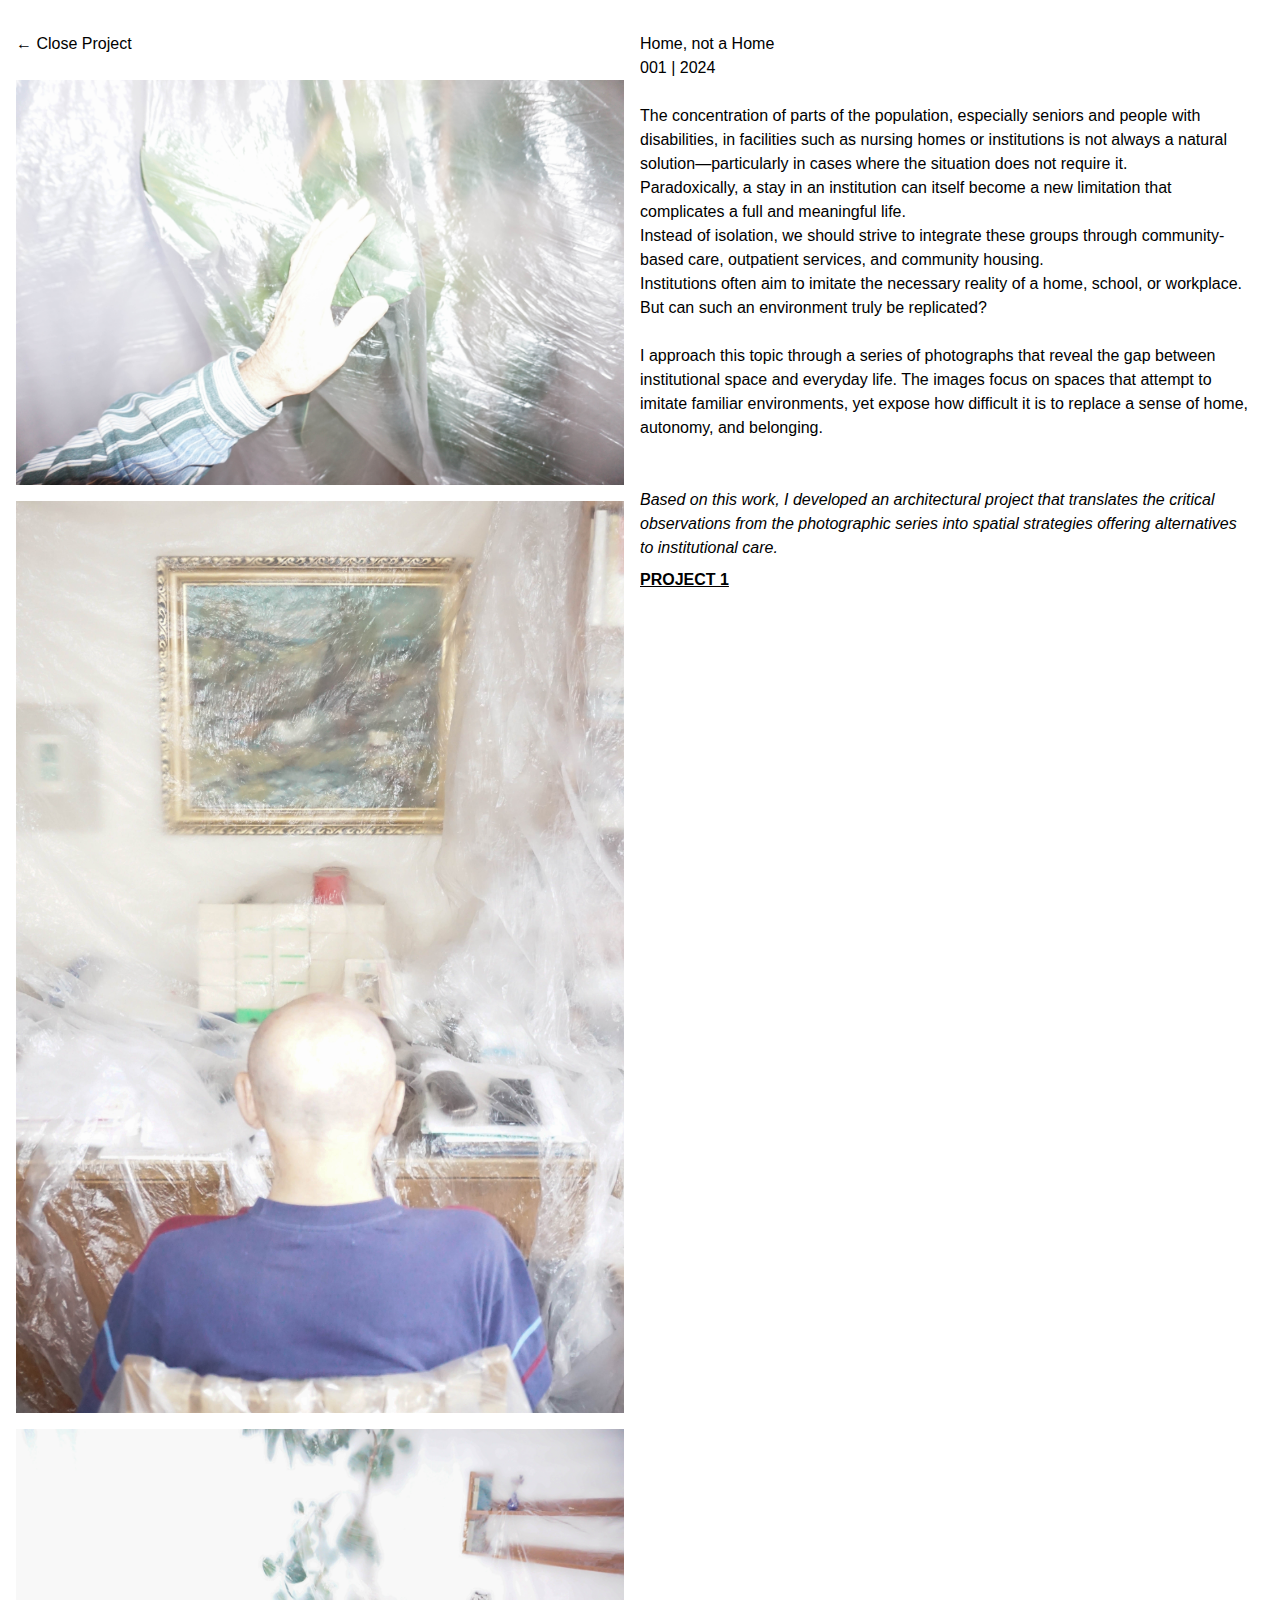
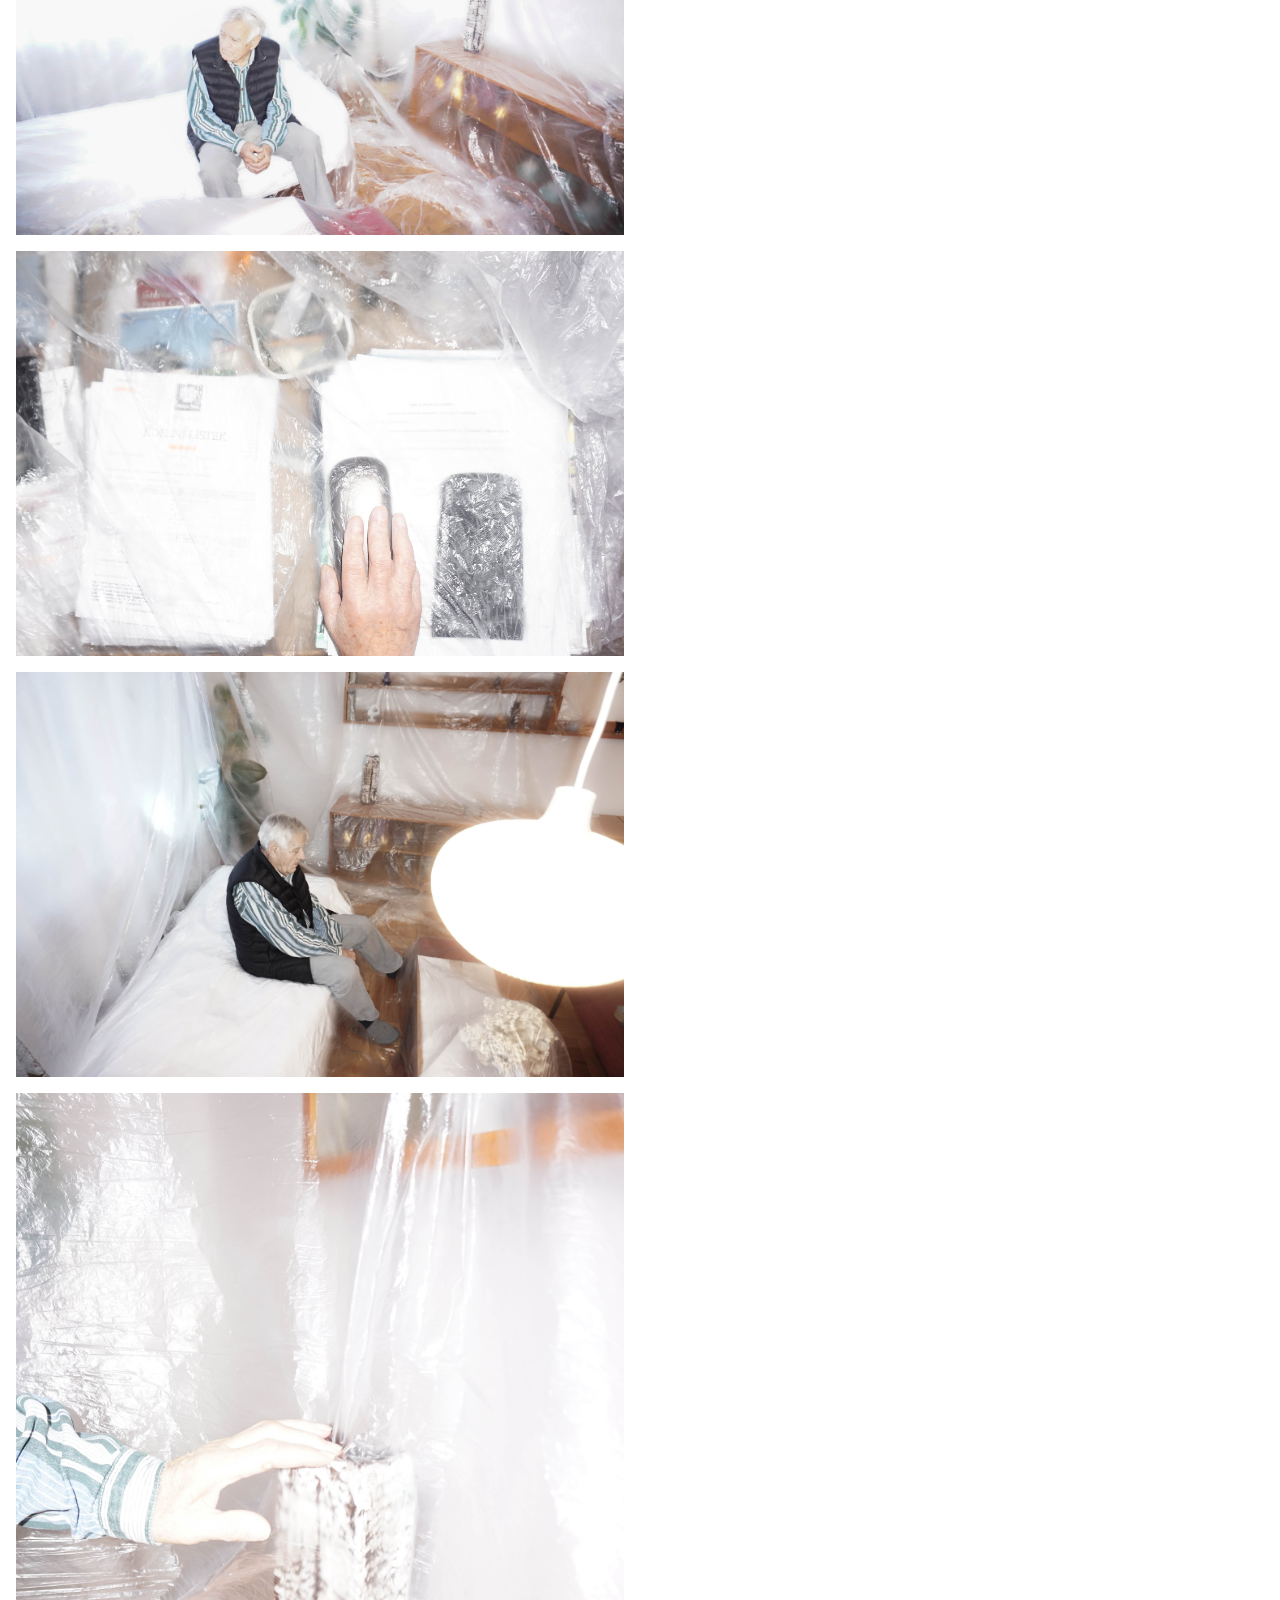
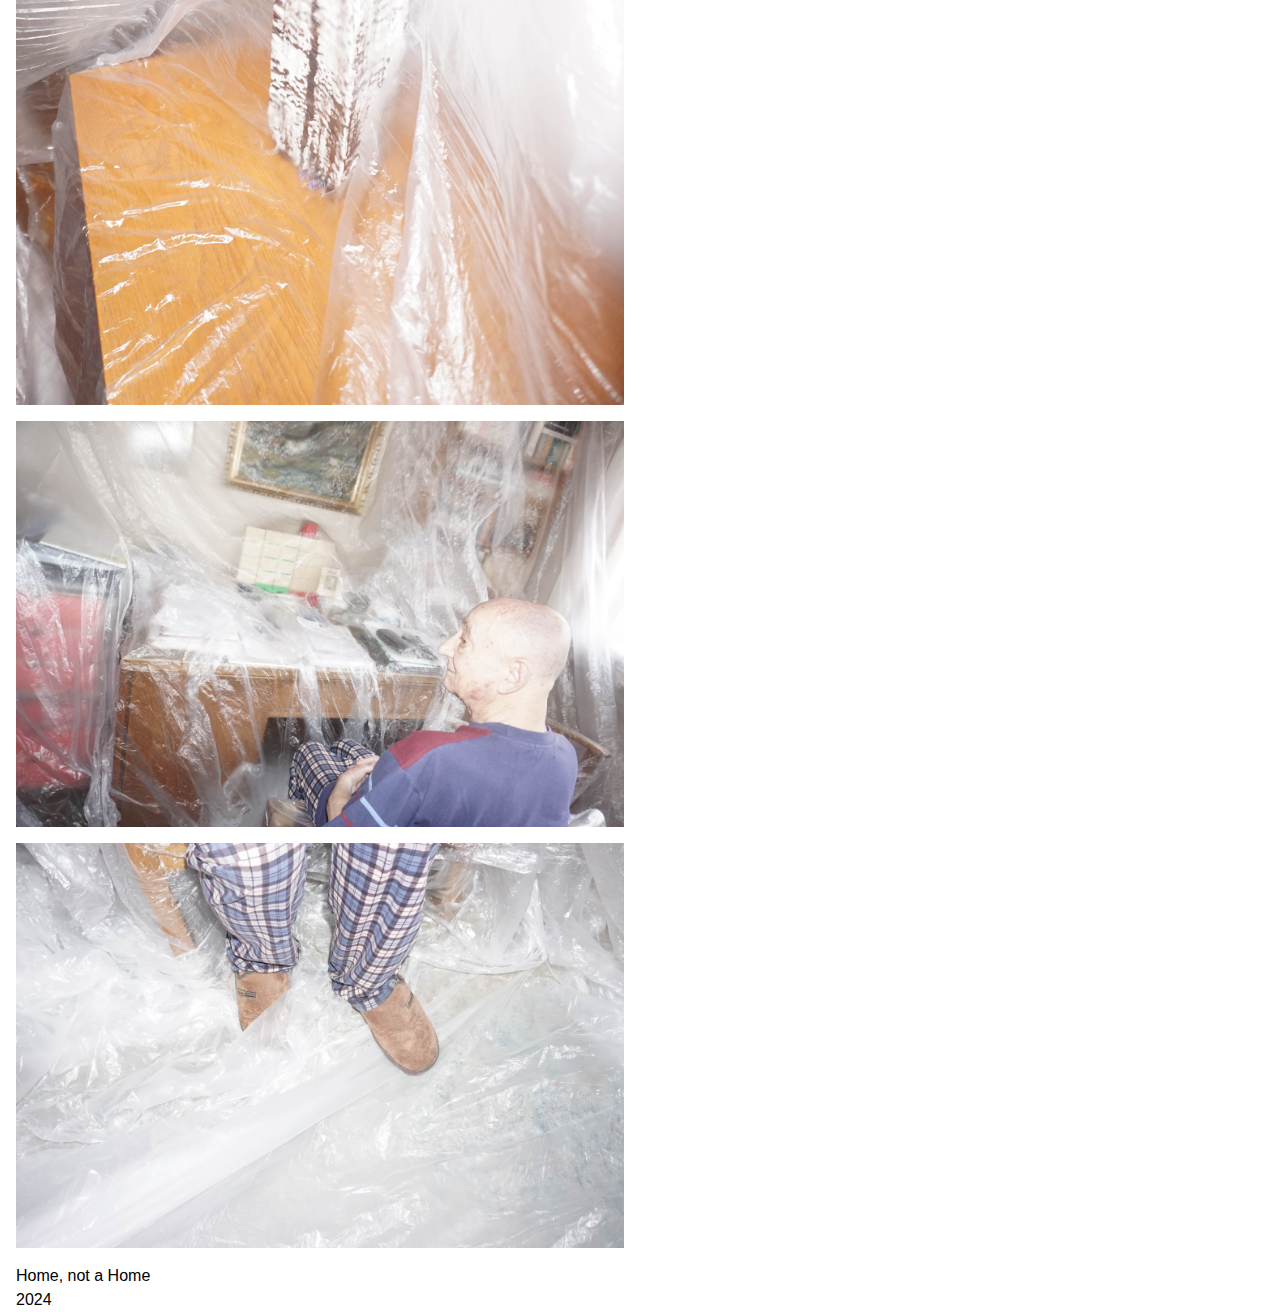
<file: DUCHODCE.html>
<!DOCTYPE html>
<html lang="en">
<head>
    <meta charset="UTF-8">
    <meta name="viewport" content="width=device-width, initial-scale=1.0">
    <title>Project Detail - DUCHODCE</title>
    <link rel="stylesheet" href="../style.css">
</head>
<body>
    <div class="container">
        <div class="nav-spacer"></div> 

        <header class="row">
            <div class="col-6"><a href="../index.html">← Close Project</a></div>
            <div class="col-6 col-right" style="text-align: left;"> Home, not a Home<br>
                <span class="caption">001 | 2024</span>
            </div>
        </header>

       <div class="row">
    <div class="col-6">
        <img src="images/DUCHODCe1.jpg" alt="Work">
       
          <img src="images/DUCHODCE2.jpg" alt="Work">
      
              <img src="images/DUCHODCE3.jpg" alt="Work">

              <img src="images/DUCHODCE4.jpg" alt="Work">
      
              <img src="images/DUCHODCE5.jpg" alt="Work">
      
              <img src="images/DUCHODCE6.jpg" alt="Work">
     
              <img src="images/DUCHODCE7.jpg" alt="Work">
      
              <img src="images/DUCHODCE8.jpg" alt="Work">
        <p class="caption">Home, not a Home<br> 2024</p>
    </div>

    <div class="col-6">
        <br>
        <p>
            The concentration of parts of the population, especially seniors and people with disabilities, in facilities such as nursing homes or institutions is not always a natural solution—particularly in cases where the situation does not require it.
        </p>

        <p>
            Paradoxically, a stay in an institution can itself become a new limitation that complicates a full and meaningful life.
        </p>

        <p>
            Instead of isolation, we should strive to integrate these groups through community-based care, outpatient services, and community housing.
        </p>

        <p>
            Institutions often aim to imitate the necessary reality of a home, school, or workplace.
        </p>

        <p>
            But can such an environment truly be replicated?
        </p> 
        <br>
        <p>
            I approach this topic through a series of photographs that reveal the gap between institutional space and everyday life. The images focus on spaces that attempt to imitate familiar environments, yet expose how difficult it is to replace a sense of home, autonomy, and belonging.
        </p>      
        <br>
        <br>
        <em>
            Based on this work, I developed an architectural project that translates the critical observations from the photographic series into spatial strategies offering alternatives to institutional care.
        </em>    
        <br> 
        <a href="sample-project.html" class="project-link">PROJECT 1</a>
    </div>
</div>
        </div>
    </div>
   <div id="lightbox" class="lightbox">
    <span class="close-lightbox" onclick="closeLightbox()">&times;</span>
    <span class="prev" onclick="changeImage(-1)">&#10094;</span>
    <img class="lightbox-content" id="lightbox-img">
    <span class="next" onclick="changeImage(1)">&#10095;</span>
</div>

<script>
    let currentImageIndex = 0;
    const images = Array.from(document.querySelectorAll('.col-6 img'));
    const lightbox = document.getElementById('lightbox');
    const lightboxImg = document.getElementById('lightbox-img');

    // Otevření lightboxu na konkrétním obrázku
    images.forEach((img, index) => {
        img.onclick = () => {
            currentImageIndex = index;
            openLightbox();
        };
    });

    function openLightbox() {
        lightbox.style.display = 'flex';
        lightboxImg.src = images[currentImageIndex].src;
    }

    function closeLightbox() {
        lightbox.style.display = 'none';
    }

    function changeImage(step) {
        currentImageIndex += step;
        // Loop: pokud jsme na konci, jdi na začátek a naopak
        if (currentImageIndex >= images.length) currentImageIndex = 0;
        if (currentImageIndex < 0) currentImageIndex = images.length - 1;
        
        lightboxImg.src = images[currentImageIndex].src;
    }

    // Zavření kliknutím mimo obrázek
    lightbox.onclick = (e) => {
        if (e.target === lightbox) closeLightbox();
    };

    // Podpora klávesnice (šipky a Esc)
    document.addEventListener('keydown', (e) => {
        if (lightbox.style.display === 'flex') {
            if (e.key === "ArrowLeft") changeImage(-1);
            if (e.key === "ArrowRight") changeImage(1);
            if (e.key === "Escape") closeLightbox();
        }
    });
</script>
</body>
</html>
        </div>
    </div>
</body>
</html>
</file>
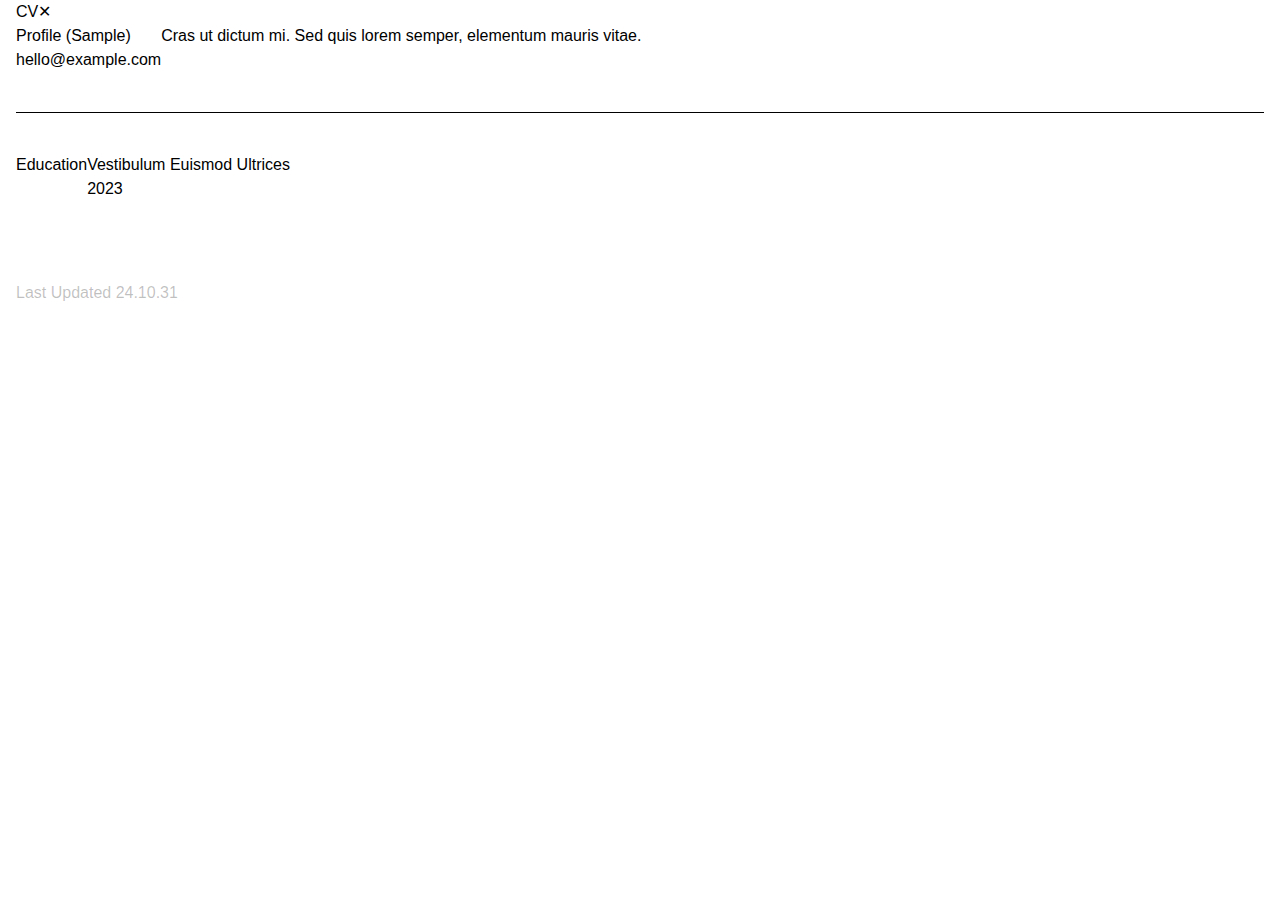
<file: info.html>
<!DOCTYPE html>
<html lang="en">
<head>
    <meta charset="UTF-8">
    <meta name="viewport" content="width=device-width, initial-scale=1.0">
    <title>Information | CV</title>
    <link rel="stylesheet" href="style.css">
</head>
<body>
    <div class="container">
        <header class="row">
            <div class="col-50">CV</div>
            <div class="col-50 col-right">
                <a href="index.html">✕</a>
            </div>
        </header>

        <section class="section-header"></section>

        <div class="row">
            <div class="col-50">
                Profile (Sample)<br>
                <a href="mailto:hello@example.com">hello@example.com</a>
            </div>
            <div class="col-50">
                <p>Cras ut dictum mi. Sed quis lorem semper, elementum mauris vitae.</p>
            </div>
        </div>

        <hr>

        <div class="row">
            <div class="col-50">Education</div>
            <div class="col-50">
                Vestibulum Euismod Ultrices<br>2023
            </div>
        </div>
        
        <p style="color: rgba(0,0,0,0.25); margin-top: 5rem;">Last Updated 24.10.31</p>
    </div>
</body>
</html>
</file>
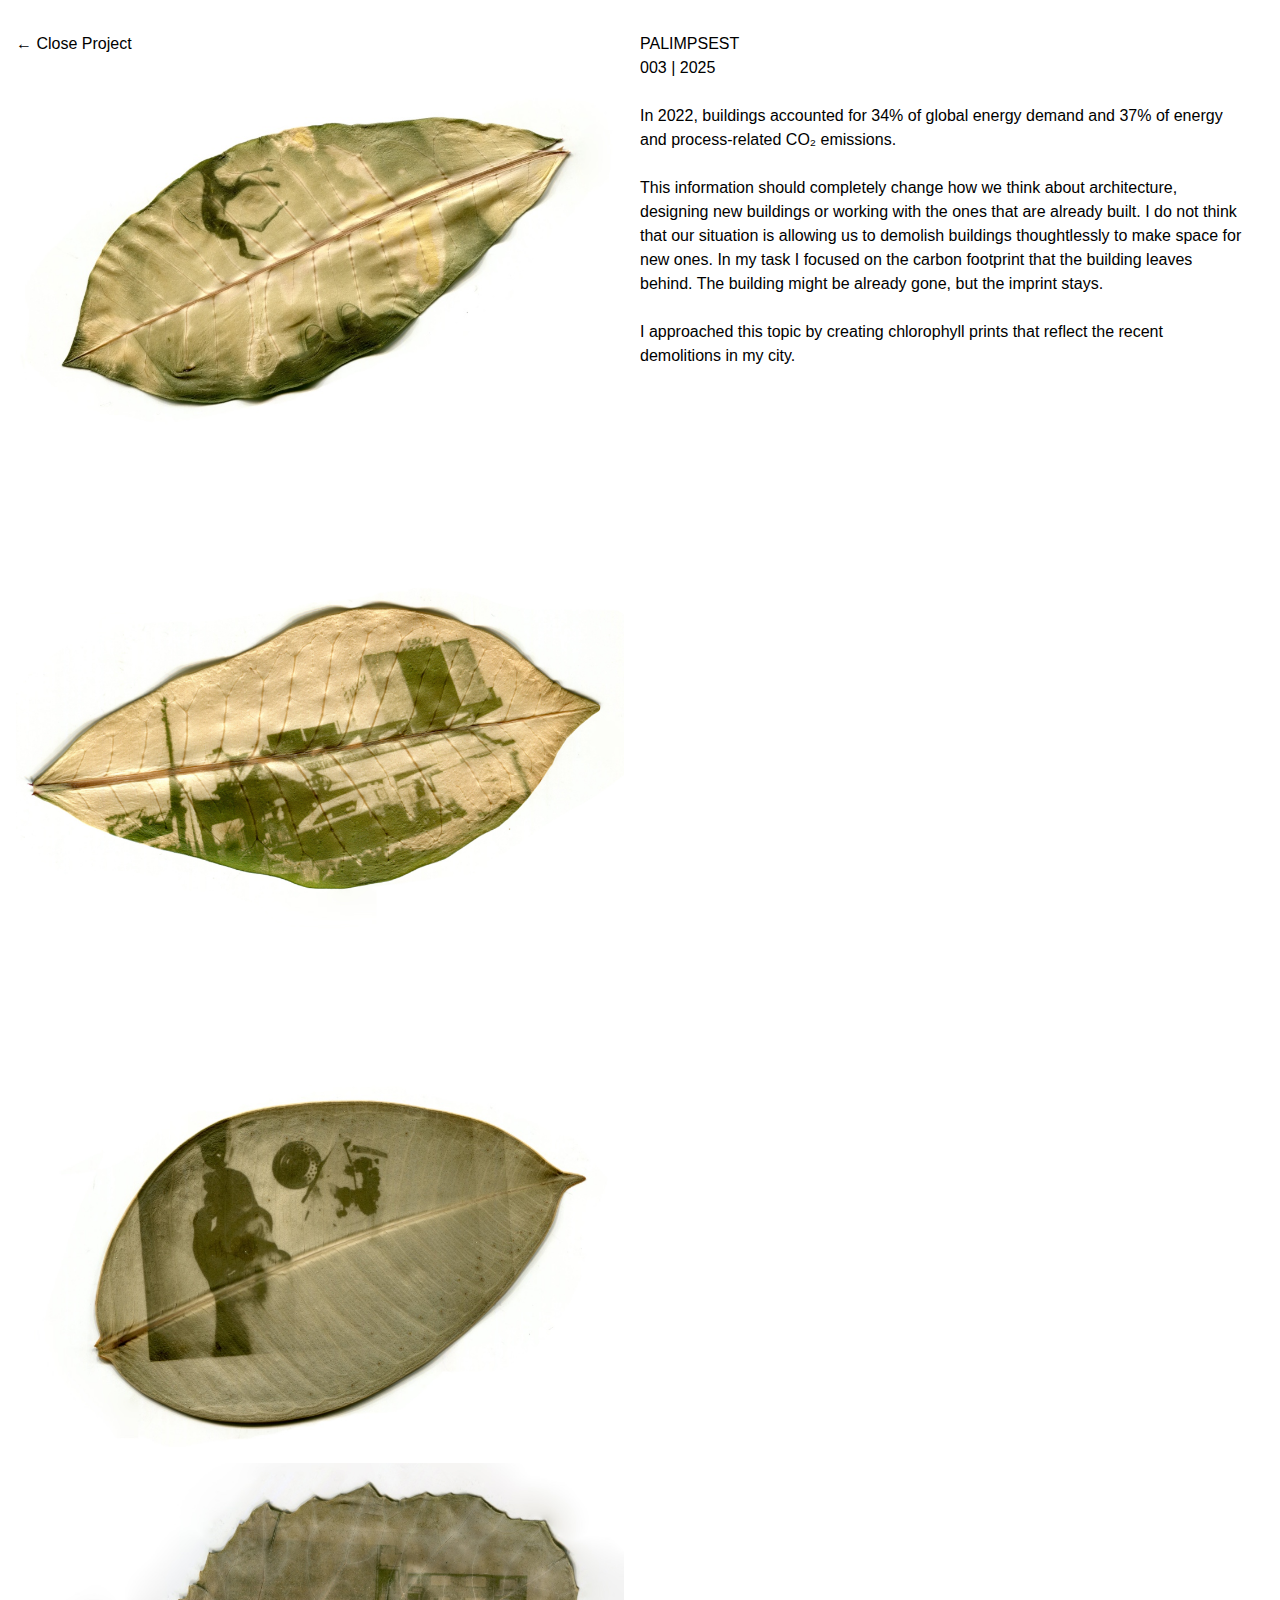
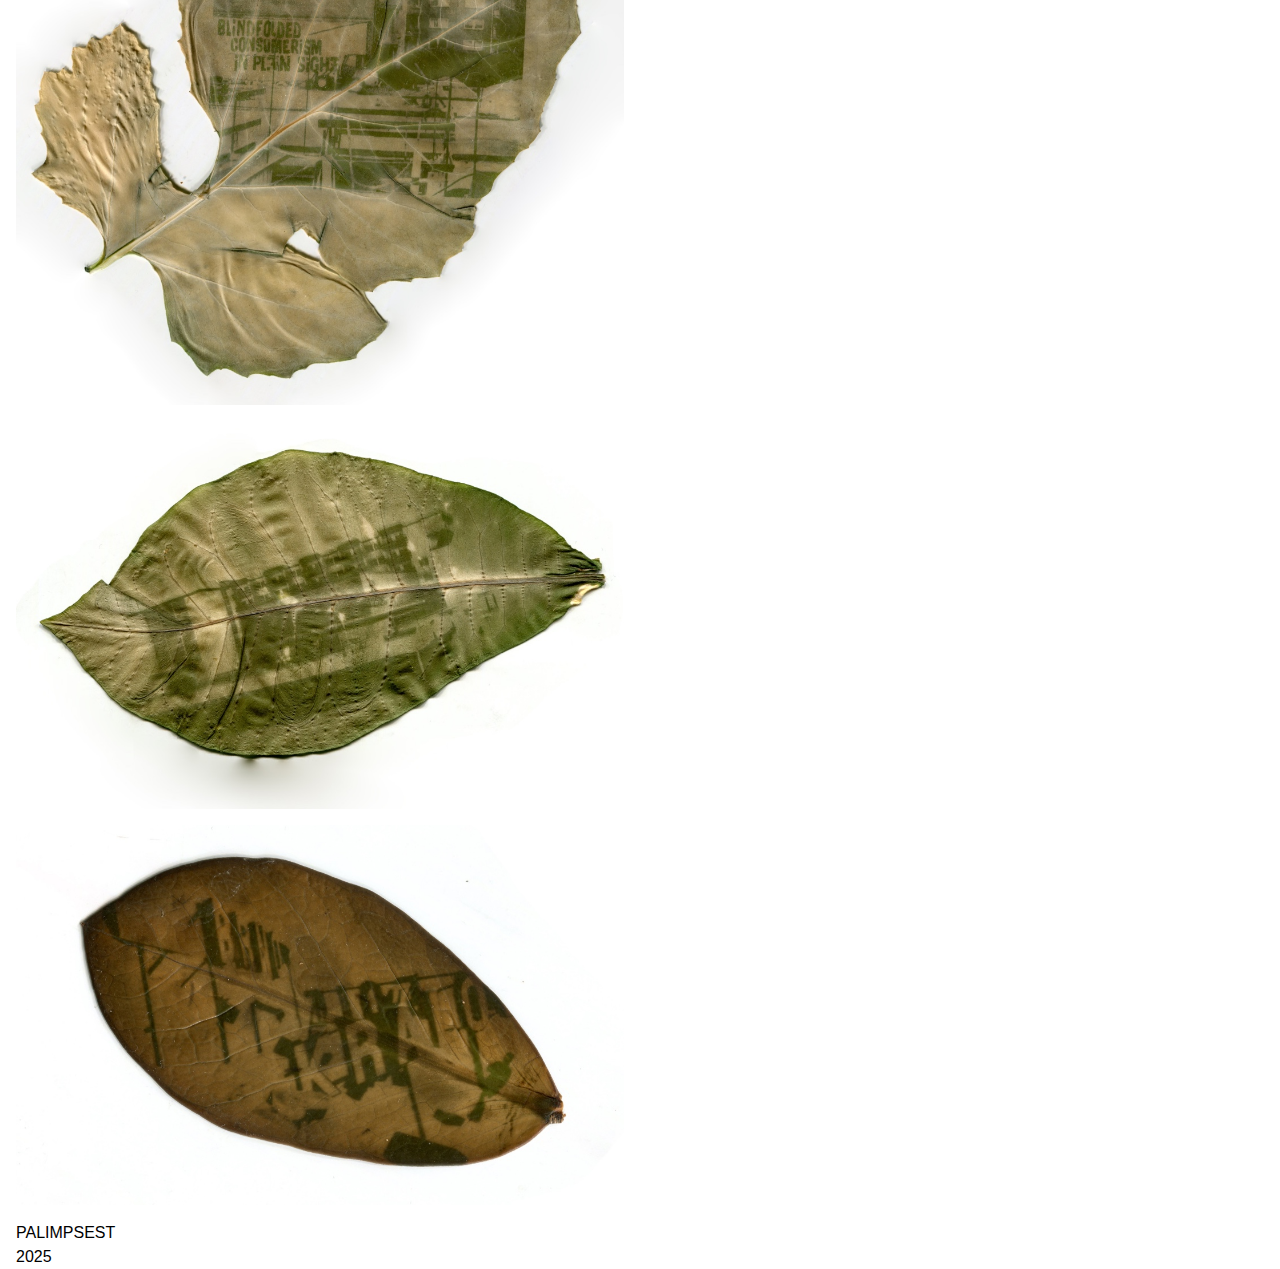
<file: PALIMPSEST.html>
<!DOCTYPE html>
<html lang="en">
<head>
    <meta charset="UTF-8">
    <meta name="viewport" content="width=device-width, initial-scale=1.0">
    <title>Project Detail - PALIMPSEST</title>
    <link rel="stylesheet" href="../style.css">
</head>
<body>
    <div class="container">
        <div class="nav-spacer"></div> 

        <header class="row">
            <div class="col-6"><a href="../index.html">← Close Project</a></div>
            <div class="col-6 col-right" style="text-align: left;"> PALIMPSEST<br>
                <span class="caption">003 | 2025</span>
            </div>
        </header>

       <div class="row">
    <div class="col-6">
        <img src="images/PALIMPSEST5.jpg" alt="Work">
       
          <img src="images/PALIMPSEST3.jpg" alt="Work">
      
              <img src="images/PALIMPSEST4.jpg" alt="Work">

              <img src="images/PALIMPSEST2.jpg" alt="Work">
      
              <img src="images/PALIMPSEST1.jpg" alt="Work">
      
              <img src="images/PALIMPSEST6.jpg" alt="Work">
     
            
        <p class="caption">PALIMPSEST<br> 2025</p>
    </div>

    <div class="col-6">
        <br>
        <p>
           In 2022, buildings accounted for 34% of global energy demand and 37% of energy and
process-related CO₂ emissions. 
        </p>
      <br>
      <p>This information should completely change how we think about architecture, designing new
buildings or working with the ones that are already built.
I do not think that our situation is allowing us to demolish buildings thoughtlessly to make
space for new ones. In my task I focused on the carbon footprint that the building leaves
behind. The building might be already gone, but the imprint stays.</p>
      <br>
      <p>I approached this topic by creating chlorophyll prints that reflect the recent demolitions in my
city.</p>
     
    </div>
</div>
        </div>
    </div>
   <div id="lightbox" class="lightbox">
    <span class="close-lightbox" onclick="closeLightbox()">&times;</span>
    <span class="prev" onclick="changeImage(-1)">&#10094;</span>
    <img class="lightbox-content" id="lightbox-img">
    <span class="next" onclick="changeImage(1)">&#10095;</span>
</div>

<script>
    let currentImageIndex = 0;
    const images = Array.from(document.querySelectorAll('.col-6 img'));
    const lightbox = document.getElementById('lightbox');
    const lightboxImg = document.getElementById('lightbox-img');

    // Otevření lightboxu na konkrétním obrázku
    images.forEach((img, index) => {
        img.onclick = () => {
            currentImageIndex = index;
            openLightbox();
        };
    });

    function openLightbox() {
        lightbox.style.display = 'flex';
        lightboxImg.src = images[currentImageIndex].src;
    }

    function closeLightbox() {
        lightbox.style.display = 'none';
    }

    function changeImage(step) {
        currentImageIndex += step;
        // Loop: pokud jsme na konci, jdi na začátek a naopak
        if (currentImageIndex >= images.length) currentImageIndex = 0;
        if (currentImageIndex < 0) currentImageIndex = images.length - 1;
        
        lightboxImg.src = images[currentImageIndex].src;
    }

    // Zavření kliknutím mimo obrázek
    lightbox.onclick = (e) => {
        if (e.target === lightbox) closeLightbox();
    };

    // Podpora klávesnice (šipky a Esc)
    document.addEventListener('keydown', (e) => {
        if (lightbox.style.display === 'flex') {
            if (e.key === "ArrowLeft") changeImage(-1);
            if (e.key === "ArrowRight") changeImage(1);
            if (e.key === "Escape") closeLightbox();
        }
    });
</script>
</body>
</html>
        </div>
    </div>
</body>
</html>
</file>
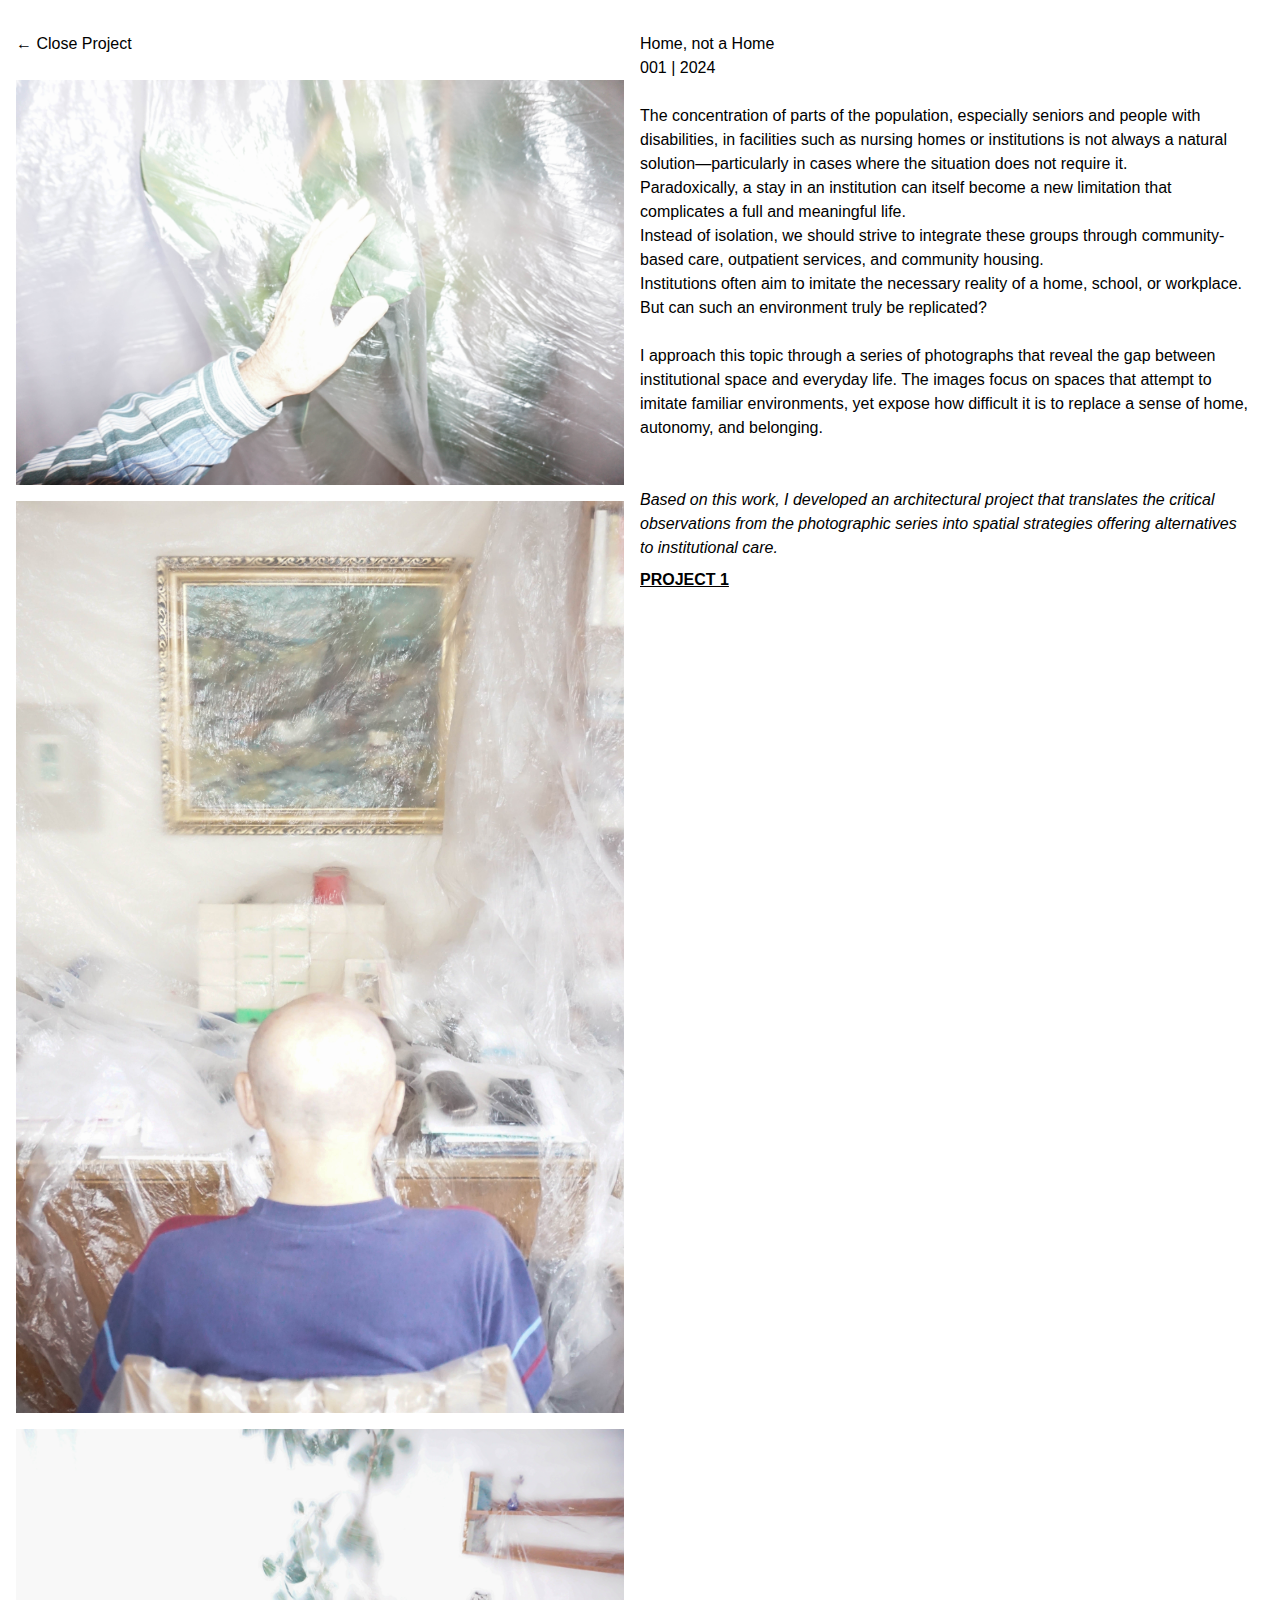
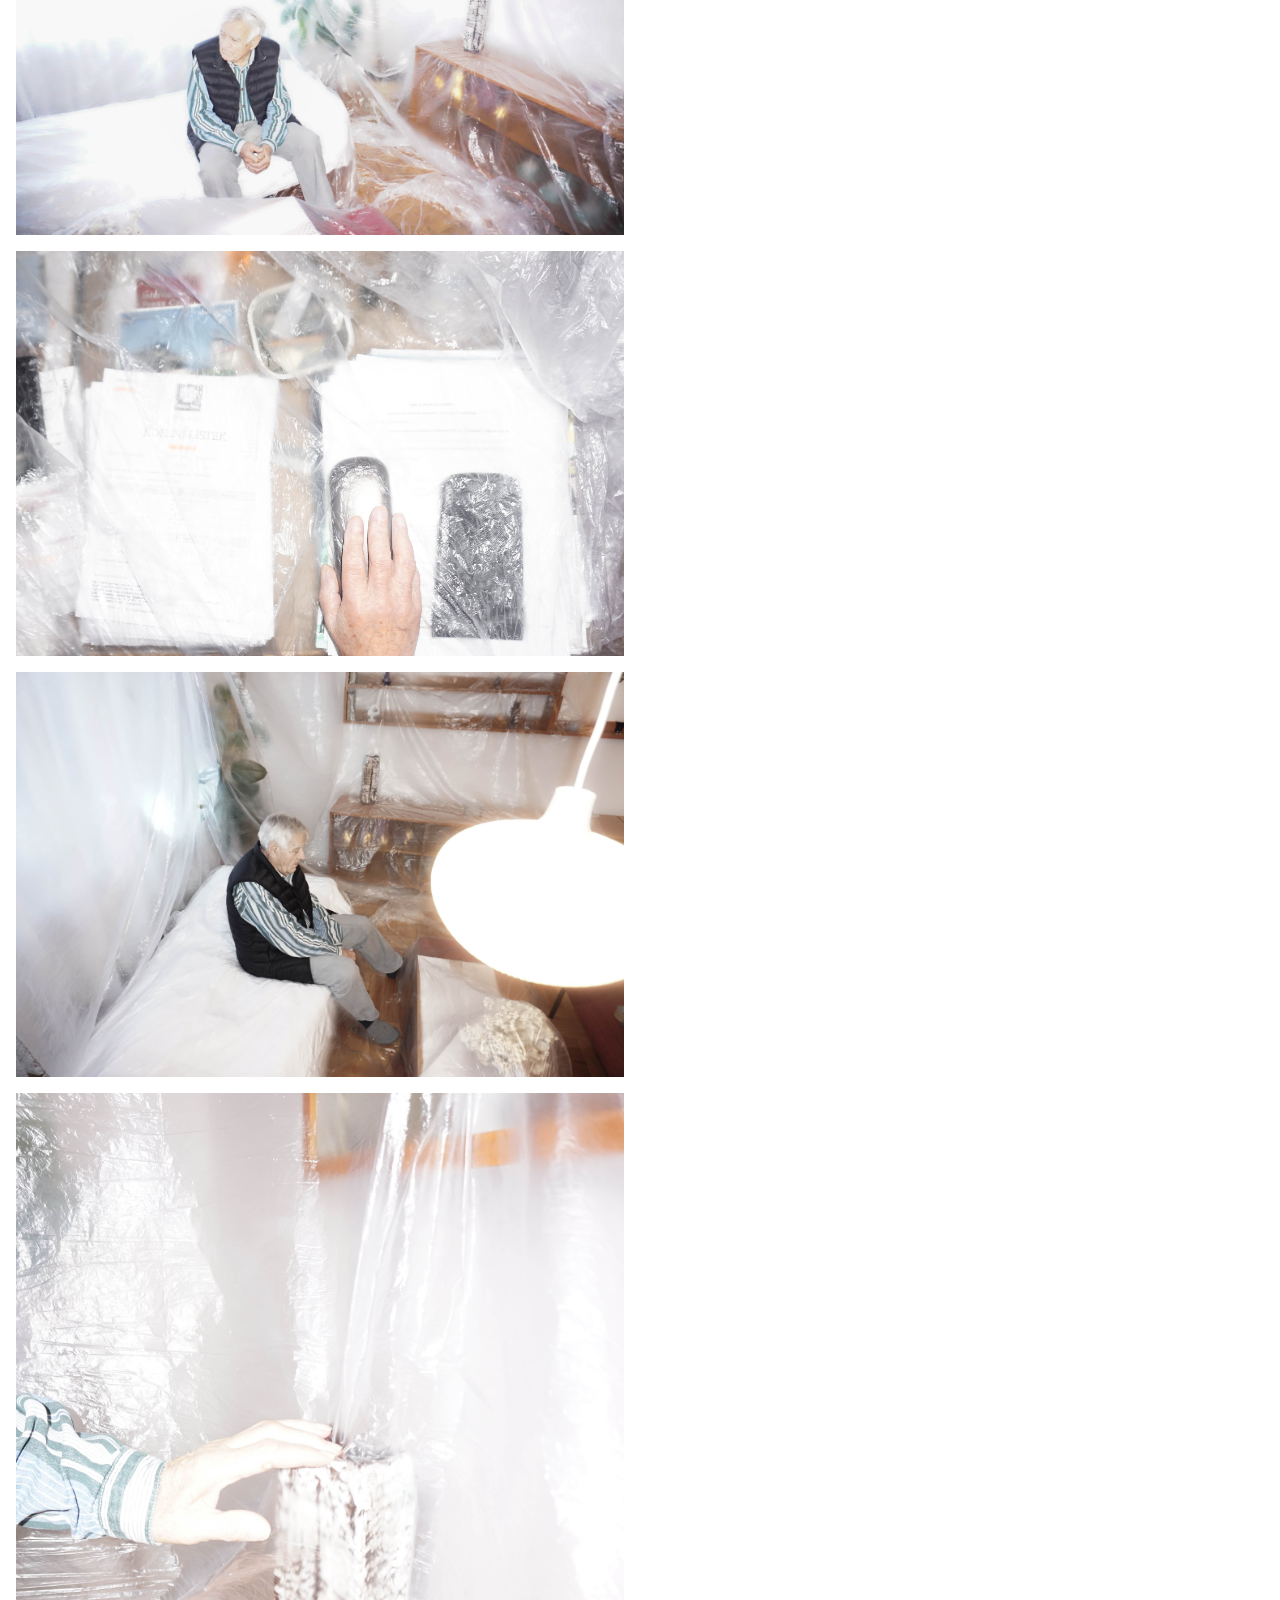
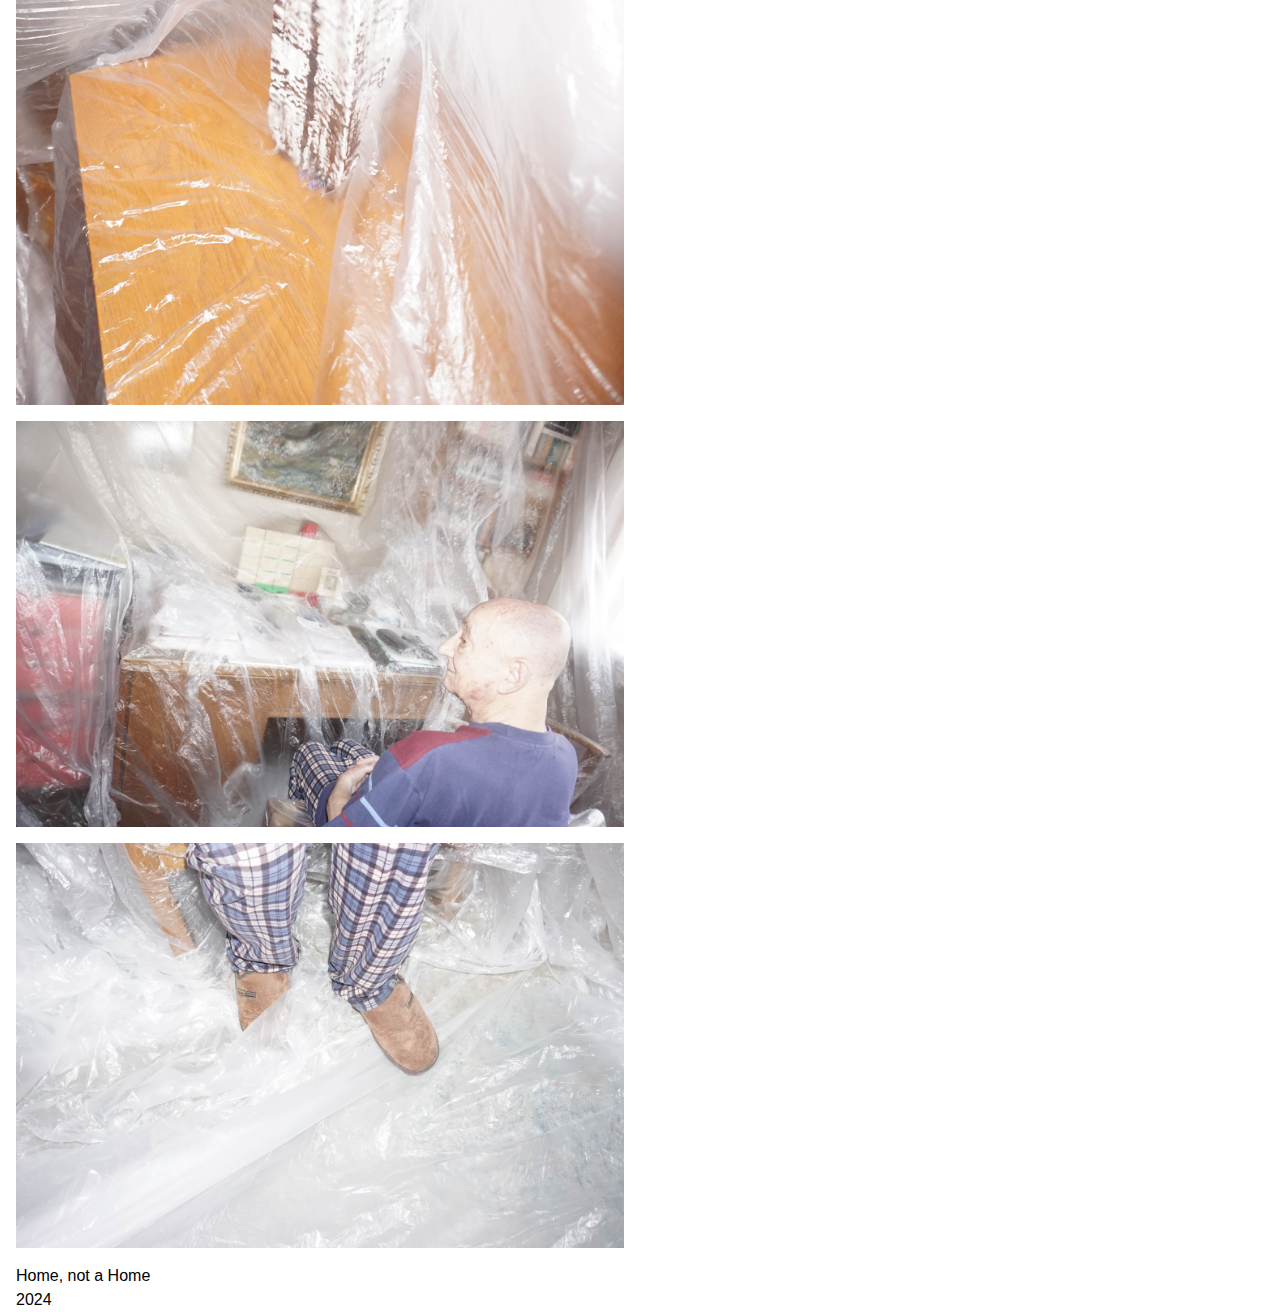
<file: PROJECT1.html>
<!DOCTYPE html>
<html lang="en">
<head>
    <meta charset="UTF-8">
    <meta name="viewport" content="width=device-width, initial-scale=1.0">
    <title>Project Detail</title>
    <link rel="stylesheet" href="../style.css">
</head>
<body>
    <div class="container">
        <div class="nav-spacer"></div> 

        <header class="row">
            <div class="col-6"><a href="../index.html">← Close Project</a></div>
            <div class="col-6 col-right" style="text-align: left;"> Home, not a Home<br>
                <span class="caption">001 | 2024</span>
            </div>
        </header>

       <div class="row">
    <div class="col-6">
        <img src="images/DUCHODCe1.jpg" alt="Work">
       
          <img src="images/DUCHODCE2.jpg" alt="Work">
      
              <img src="images/DUCHODCE3.jpg" alt="Work">

              <img src="images/DUCHODCE4.jpg" alt="Work">
      
              <img src="images/DUCHODCE5.jpg" alt="Work">
      
              <img src="images/DUCHODCE6.jpg" alt="Work">
     
              <img src="images/DUCHODCE7.jpg" alt="Work">
      
              <img src="images/DUCHODCE8.jpg" alt="Work">
        <p class="caption">Home, not a Home<br> 2024</p>
    </div>

    <div class="col-6">
        <br>
        <p>
            The concentration of parts of the population, especially seniors and people with disabilities, in facilities such as nursing homes or institutions is not always a natural solution—particularly in cases where the situation does not require it.
        </p>

        <p>
            Paradoxically, a stay in an institution can itself become a new limitation that complicates a full and meaningful life.
        </p>

        <p>
            Instead of isolation, we should strive to integrate these groups through community-based care, outpatient services, and community housing.
        </p>

        <p>
            Institutions often aim to imitate the necessary reality of a home, school, or workplace.
        </p>

        <p>
            But can such an environment truly be replicated?
        </p> 
        <br>
        <p>
            I approach this topic through a series of photographs that reveal the gap between institutional space and everyday life. The images focus on spaces that attempt to imitate familiar environments, yet expose how difficult it is to replace a sense of home, autonomy, and belonging.
        </p>      
        <br>
        <br>
        <em>
            Based on this work, I developed an architectural project that translates the critical observations from the photographic series into spatial strategies offering alternatives to institutional care.
        </em>    
        <br> 
        <a href="sample-project.html" class="project-link">PROJECT 1</a>
    </div>
</div>
        </div>
    </div>
   <div id="lightbox" class="lightbox">
    <span class="close-lightbox" onclick="closeLightbox()">&times;</span>
    <span class="prev" onclick="changeImage(-1)">&#10094;</span>
    <img class="lightbox-content" id="lightbox-img">
    <span class="next" onclick="changeImage(1)">&#10095;</span>
</div>

<script>
    let currentImageIndex = 0;
    const images = Array.from(document.querySelectorAll('.col-6 img'));
    const lightbox = document.getElementById('lightbox');
    const lightboxImg = document.getElementById('lightbox-img');

    // Otevření lightboxu na konkrétním obrázku
    images.forEach((img, index) => {
        img.onclick = () => {
            currentImageIndex = index;
            openLightbox();
        };
    });

    function openLightbox() {
        lightbox.style.display = 'flex';
        lightboxImg.src = images[currentImageIndex].src;
    }

    function closeLightbox() {
        lightbox.style.display = 'none';
    }

    function changeImage(step) {
        currentImageIndex += step;
        // Loop: pokud jsme na konci, jdi na začátek a naopak
        if (currentImageIndex >= images.length) currentImageIndex = 0;
        if (currentImageIndex < 0) currentImageIndex = images.length - 1;
        
        lightboxImg.src = images[currentImageIndex].src;
    }

    // Zavření kliknutím mimo obrázek
    lightbox.onclick = (e) => {
        if (e.target === lightbox) closeLightbox();
    };

    // Podpora klávesnice (šipky a Esc)
    document.addEventListener('keydown', (e) => {
        if (lightbox.style.display === 'flex') {
            if (e.key === "ArrowLeft") changeImage(-1);
            if (e.key === "ArrowRight") changeImage(1);
            if (e.key === "Escape") closeLightbox();
        }
    });
</script>
</body>
</html>
        </div>
    </div>
</body>
</html>
</file>
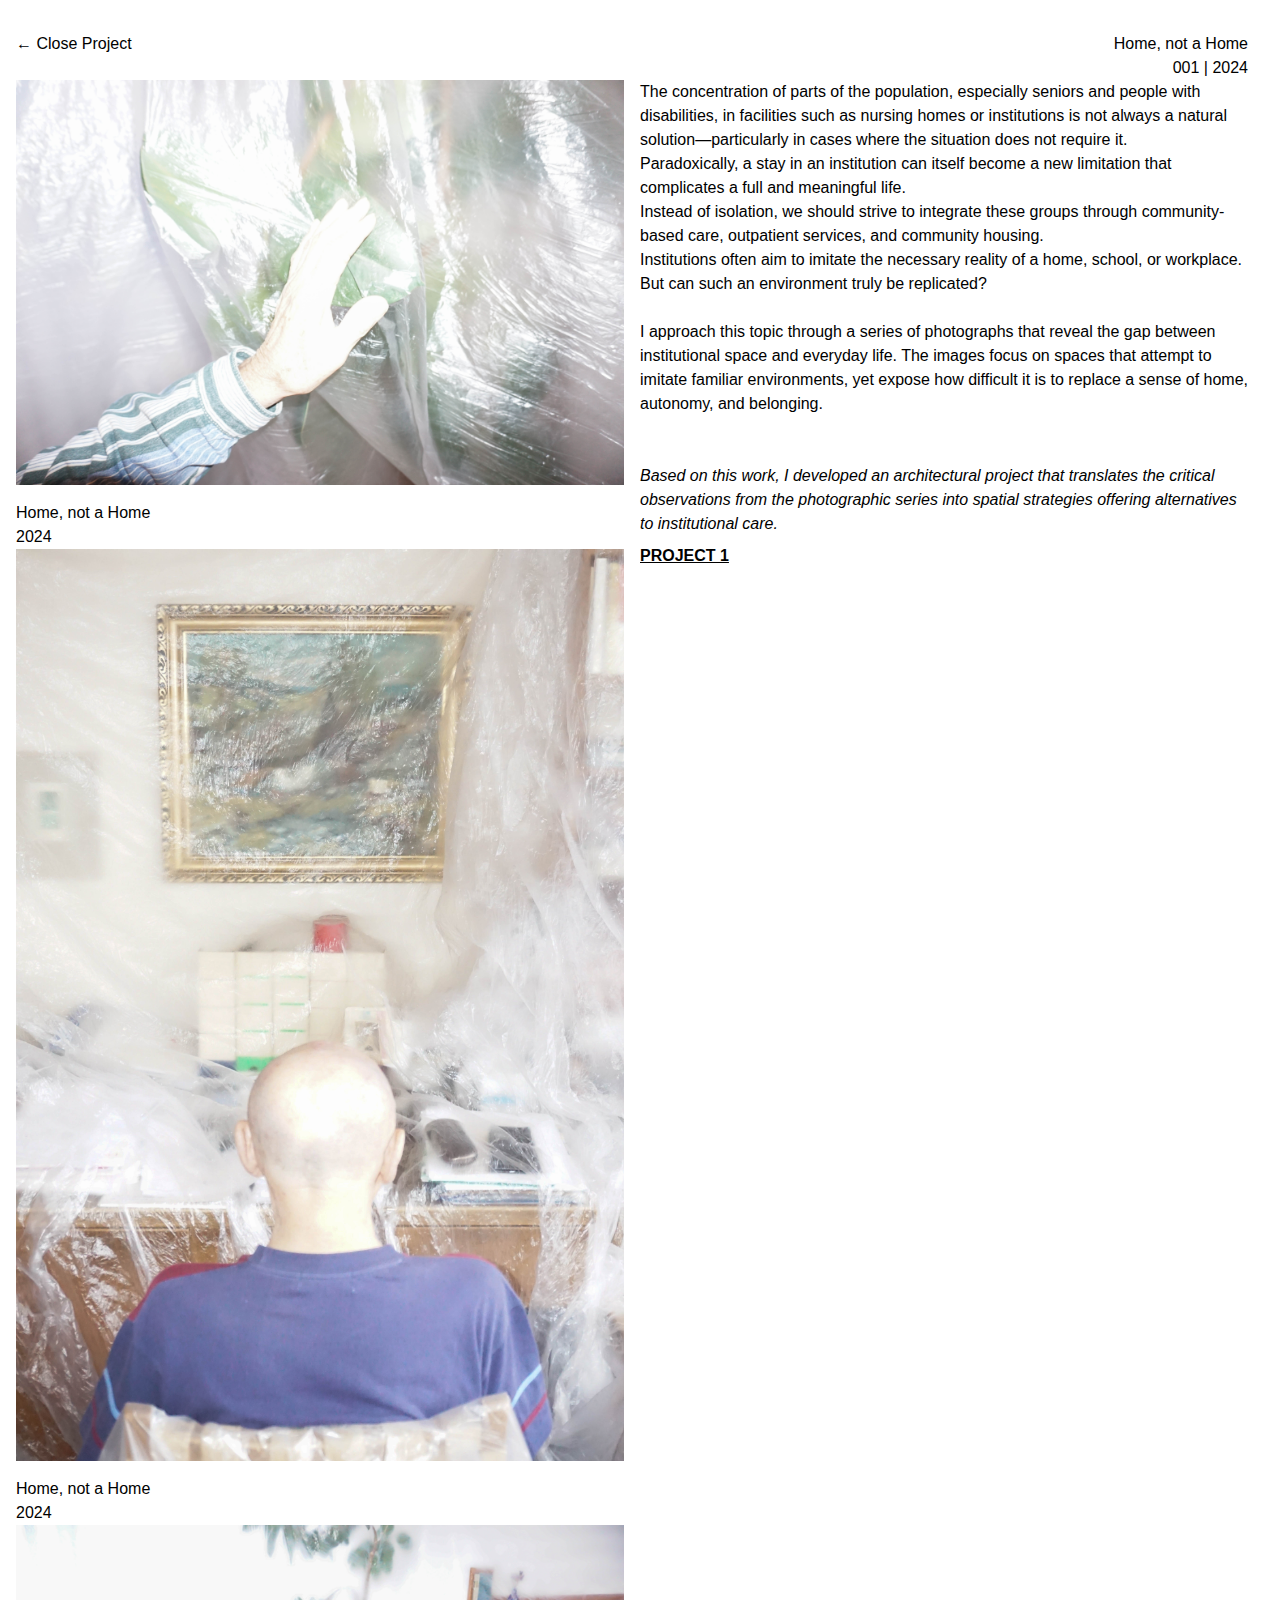
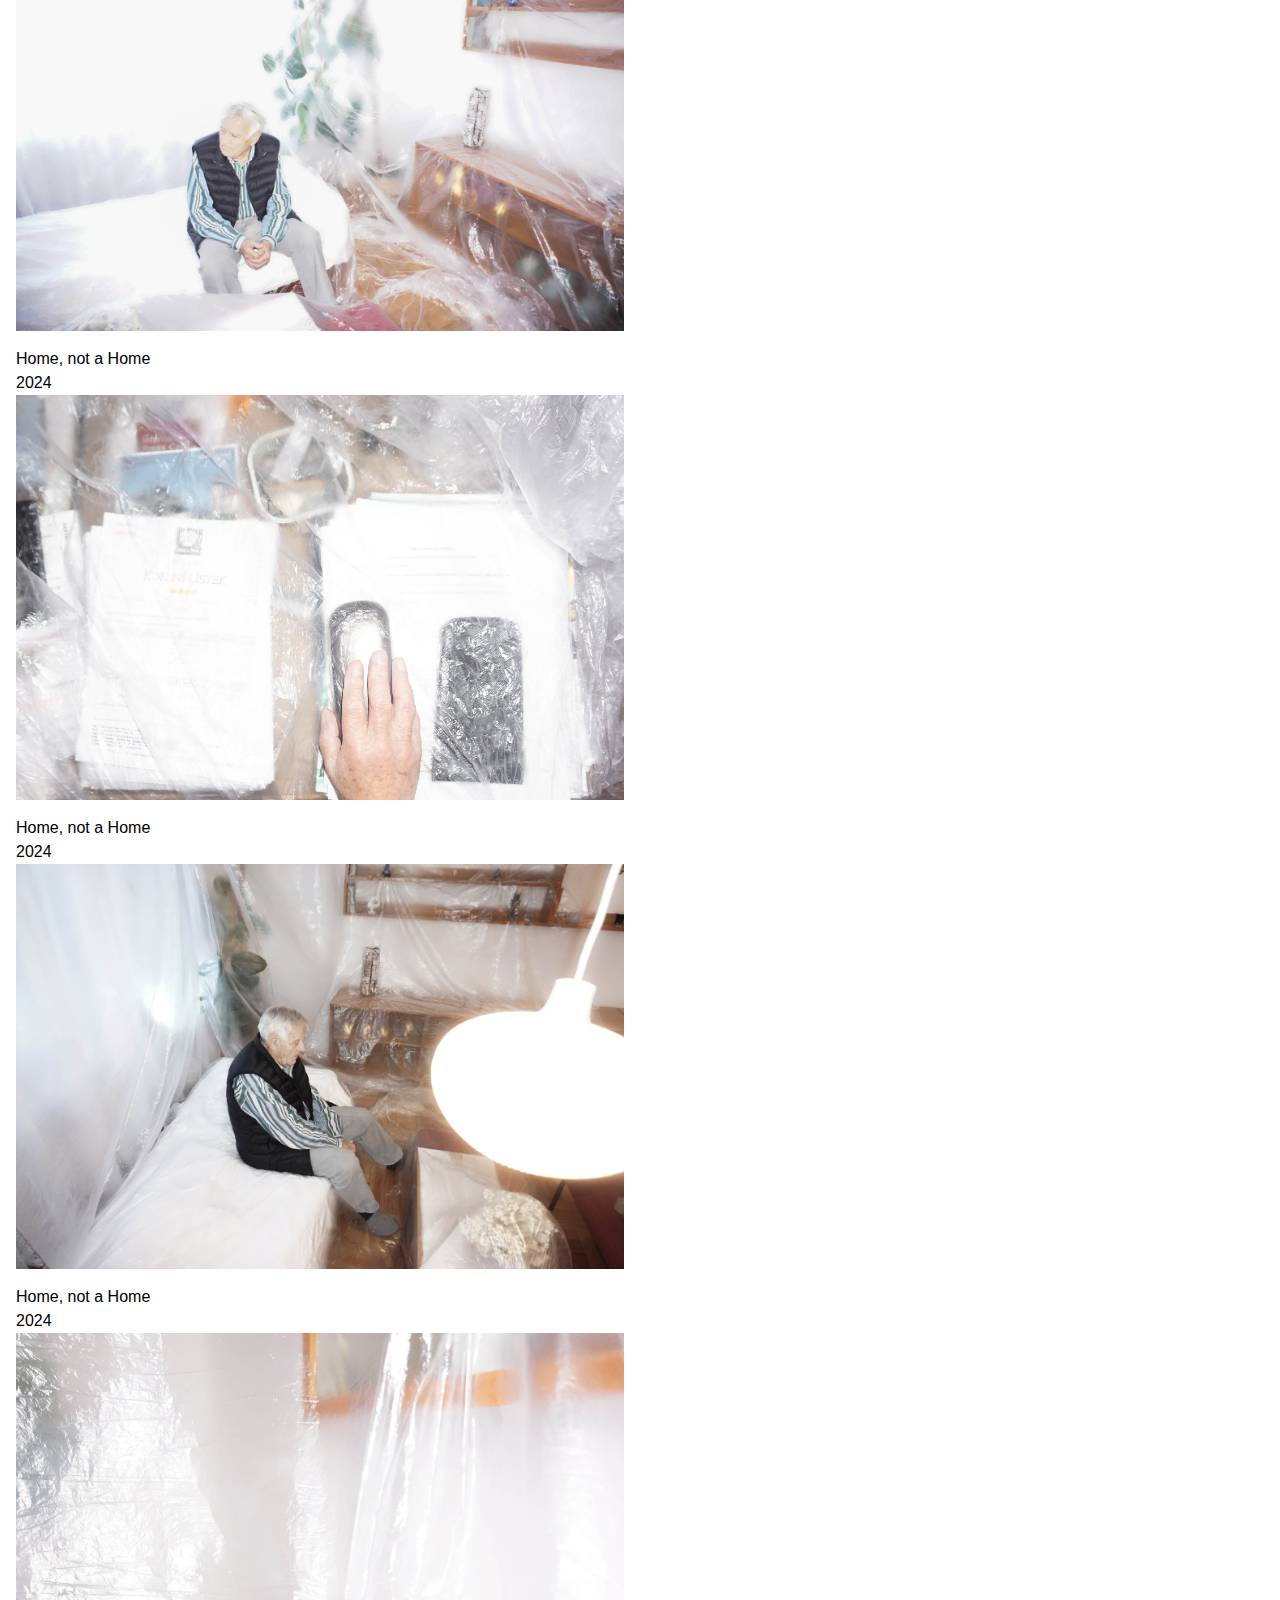
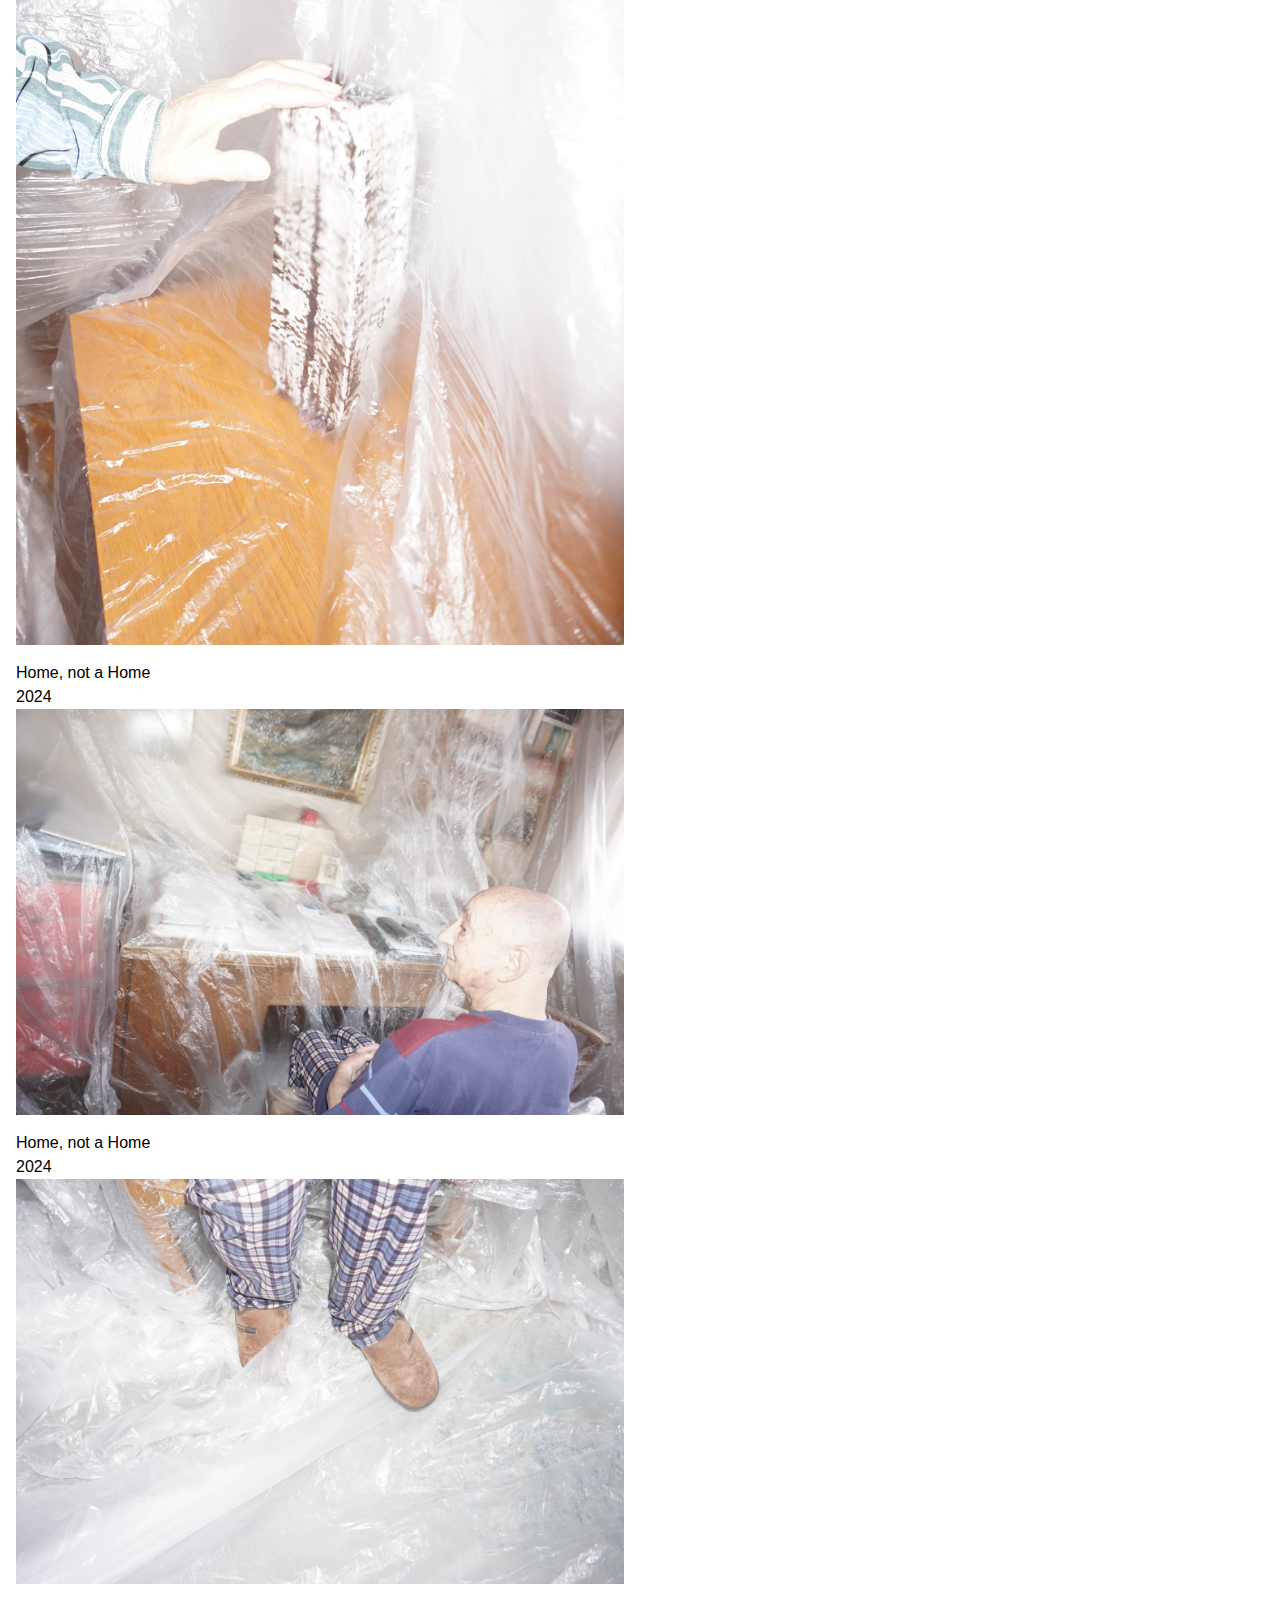
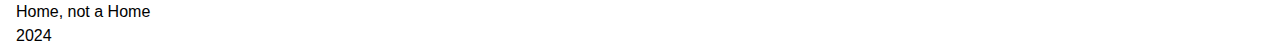
<file: sample-project.html>
<!DOCTYPE html>
<html lang="en">
<head>
    <meta charset="UTF-8">
    <meta name="viewport" content="width=device-width, initial-scale=1.0">
    <title>Project Detail</title>
    <link rel="stylesheet" href="../style.css">
</head>
<body>
    <div class="container">
        <div class="nav-spacer"></div> 

        <header class="row">
            <div class="col-6"><a href="../index.html">← Close Project</a></div>
            <div class="col-6 col-right" style="text-align: right;"> Home, not a Home<br>
                <span class="caption">001 | 2024</span>
            </div>
        </header>

       <div class="row">
    <div class="col-6">
        <img src="images/DUCHODCe1.jpg" alt="Work">
        <p class="caption">Home, not a Home<br> 2024</p>
          <img src="images/DUCHODCE2.jpg" alt="Work">
        <p class="caption">Home, not a Home<br> 2024</p>
              <img src="images/DUCHODCE3.jpg" alt="Work">
        <p class="caption">Home, not a Home<br> 2024</p>
              <img src="images/DUCHODCE4.jpg" alt="Work">
        <p class="caption">Home, not a Home<br> 2024</p>
              <img src="images/DUCHODCE5.jpg" alt="Work">
        <p class="caption">Home, not a Home<br> 2024</p>
              <img src="images/DUCHODCE6.jpg" alt="Work">
        <p class="caption">Home, not a Home<br> 2024</p>
              <img src="images/DUCHODCE7.jpg" alt="Work">
        <p class="caption">Home, not a Home<br> 2024</p>
              <img src="images/DUCHODCE8.jpg" alt="Work">
        <p class="caption">Home, not a Home<br> 2024</p>
    </div>

    <div class="col-6">
        <p>
            The concentration of parts of the population, especially seniors and people with disabilities, in facilities such as nursing homes or institutions is not always a natural solution—particularly in cases where the situation does not require it.
        </p>

        <p>
            Paradoxically, a stay in an institution can itself become a new limitation that complicates a full and meaningful life.
        </p>

        <p>
            Instead of isolation, we should strive to integrate these groups through community-based care, outpatient services, and community housing.
        </p>

        <p>
            Institutions often aim to imitate the necessary reality of a home, school, or workplace.
        </p>

        <p>
            But can such an environment truly be replicated?
        </p> 
        <br>
        <p>
            I approach this topic through a series of photographs that reveal the gap between institutional space and everyday life. The images focus on spaces that attempt to imitate familiar environments, yet expose how difficult it is to replace a sense of home, autonomy, and belonging.
        </p>      
        <br>
        <br>
        <em>
            Based on this work, I developed an architectural project that translates the critical observations from the photographic series into spatial strategies offering alternatives to institutional care.
        </em>    
        <br> 
        <a href="sample-project.html" class="project-link">PROJECT 1</a>
    </div>
</div>
        </div>
    </div>
</body>
</html>
        </div>
    </div>
</body>
</html>
</file>
<file: style.css>
/* --- ZÁKLADNÍ RESET A GLOBÁLNÍ STYLY --- */
* {
    margin: 0;
    padding: 0;
    box-sizing: border-box;
}

/* Standardní nastavení pro info.html a další podstránky */
body {
    font-family: -apple-system, BlinkMacSystemFont, sans-serif;
    background-color: #ffffff;
    color: #000000;
    line-height: 1.5;
    overflow-y: auto; /* Povolí normální scroll */
}

/* --- SPECIÁLNÍ NASTAVENÍ PRO INDEX (Split View) --- */
body.index-page {
    height: 100vh;
    overflow: hidden; /* Zamkne scroll jen na hlavní straně */
}

body.index-page .main-layout {
    display: flex;
    flex-direction: column;
    height: 100vh;
}

/* --- SPOLEČNÉ PRVKY --- */
a { text-decoration: none; color: inherit; }
a:hover { color: rgba(0,0,0,0.4); }

img { width: 100%; height: auto; display: block; margin-bottom: 1rem; }

hr {
    border: 0;
    border-top: 0.1rem solid #000;
    margin: 2.5rem 0;
}

.container {
    padding: 0 1rem;
    max-width: 100%;
}

/* --- NAVIGACE --- */
.nav-spacer { height: 2rem; }

/* Sjednocení pro obě verze hlavičky (index i info) */
header.header, .header-content {
    display: grid;
    grid-template-columns: 1fr auto 1fr;
    align-items: center;
    width: 100%;
    /* Přidáme stejný padding jako mají sloupce dole */
    padding: 0 1rem; 
}

header.header a:nth-child(1), .header-content a:nth-child(1) { justify-self: start; }
header.header a:nth-child(2), .header-content a:nth-child(2) { justify-self: center; }
header.header a:nth-child(3), .header-content a:nth-child(3) { justify-self: end; }

.header-line {
    border: 0;
    border-top: 0.1rem solid #000;
    margin-top: 0.5rem;
    grid-column: 1 / -1;
    /* Zajistí, že linka půjde od kraje ke kraji i přes padding */
    margin-left: -1rem;
    margin-right: -1rem;
}

/* --- GRID SYSTÉM (Funguje pro Info i Projekty) --- */
.row {
    display: flex;
    flex-wrap: wrap;
    width: 100%;
}

.col-6 {
    flex: 0 0 50%;
    max-width: 50%;
    padding-right: 1rem;
}

/* --- DUAL SCROLL (Jen na Indexu) --- */
.dual-scroll-container {
    display: flex;
    flex: 1;
    overflow: hidden;
    width: 100%;
}

.scroll-column {
    flex: 0 0 50%;
    height: 100%;
    overflow-y: auto;
    overflow-x: hidden;
    padding: 2rem 1rem 10rem 1rem;
    scrollbar-width: none;
    -ms-overflow-style: none;
}
.scroll-column::-webkit-scrollbar { display: none; }

.project-item { margin-bottom: 5rem; }

/* --- INFO STRÁNKA (Skill Rows) --- */
.skill-row {
    display: flex;
    justify-content: space-between;
    align-items: baseline;
    margin-bottom: 0.3rem;
}
.skill-row span { flex: 1; }
.skill-row em { font-size: 0.9rem; color: #666; text-align: right; margin-left: 1rem; }

.profile-photo {
    width: 180px;
    margin-bottom: 1rem;
}

/* --- MOBILNÍ VERZE --- */
@media (max-width: 768px) {
    body.index-page {
        overflow: auto;
        height: auto;
    }
    
    .dual-scroll-container { flex-direction: column; }
    
    .scroll-column {
        flex: 0 0 100%;
        height: auto;
        padding-bottom: 2rem;
    }

    .col-6 {
        flex: 0 0 100%;
        max-width: 100%;
        padding-right: 0;
        margin-bottom: 1.5rem;
    }

    .skill-row { flex-direction: column; }
    .skill-row em { margin-left: 0; text-align: left; }
}
/* Styl pro specifický odkaz na projekt */
.project-link {
    text-decoration: underline;
    text-transform: uppercase; /* Vynutí velká písmena */
    font-weight: bold;
    display: inline-block;
    margin-top: 0.5rem;
}

.project-link:hover {
    color: rgba(0,0,0,0.5); /* Jemné ztmavení při najetí */
}
/* Styl pro Lightbox pozadí */
.lightbox {
    display: none; /* Schované jako výchozí */
    position: fixed;
    z-index: 9999;
    left: 0;
    top: 0;
    width: 100%;
    height: 100%;
    background-color: rgba(0, 0, 0, 0.9); /* Tmavé okolí */
    justify-content: center;
    align-items: center;
    cursor: zoom-out;
}

/* Styl pro samotný obrázek v Lightboxu */
.lightbox-content {
    max-width: 90%;
    max-height: 85%;
    box-shadow: 0 0 20px rgba(0,0,0,0.5);
    animation: zoom 0.3s ease; /* Jemná animace při otevření */
}

@keyframes zoom {
    from { transform: scale(0.9); opacity: 0; }
    to { transform: scale(1); opacity: 1; }
}

/* Tlačítko pro zavření */
.close-lightbox {
    position: absolute;
    top: 20px;
    right: 35px;
    color: #fff;
    font-size: 40px;
    font-weight: bold;
    cursor: pointer;
}

/* Změna kurzoru nad obrázky v projektu, aby uživatel věděl, že na ně může kliknout */
.col-6 img {
    cursor: zoom-in;
    transition: opacity 0.3s;
}

.col-6 img:hover {
    opacity: 0.9;
}
</file>
